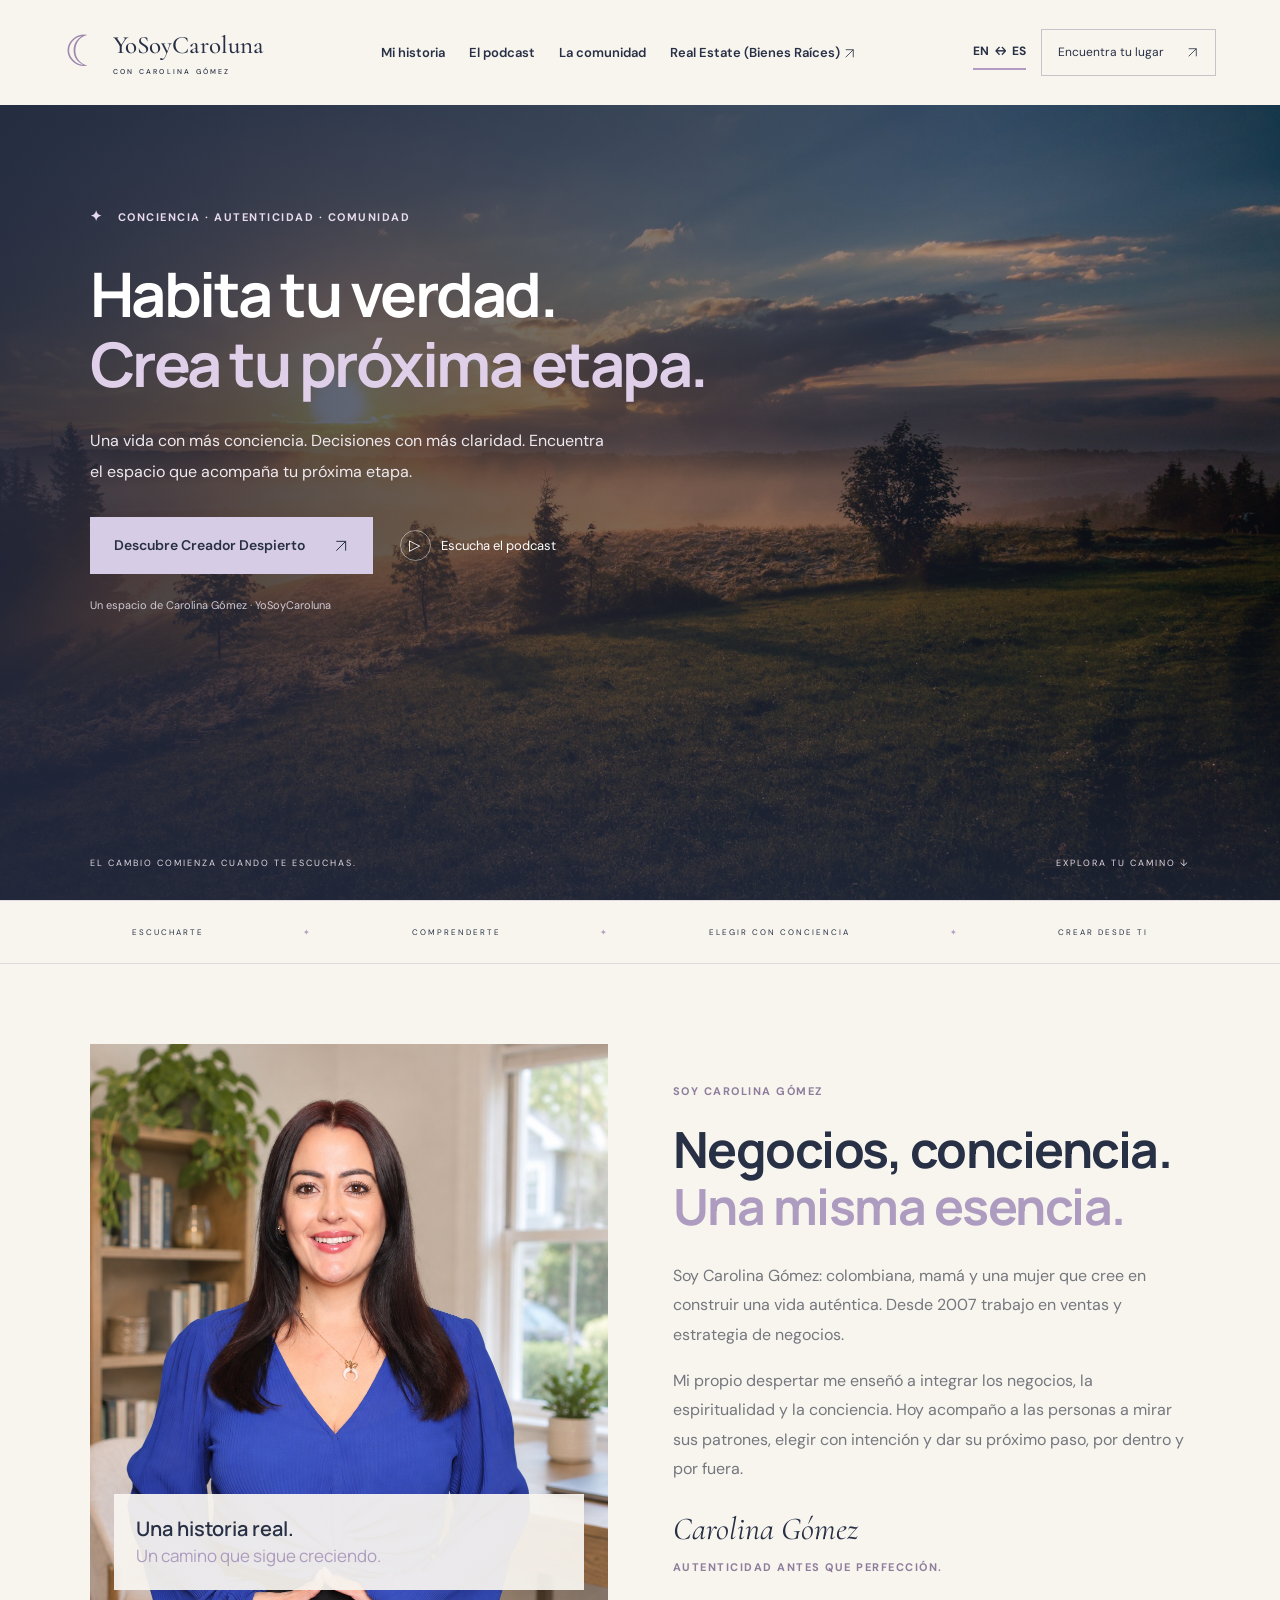
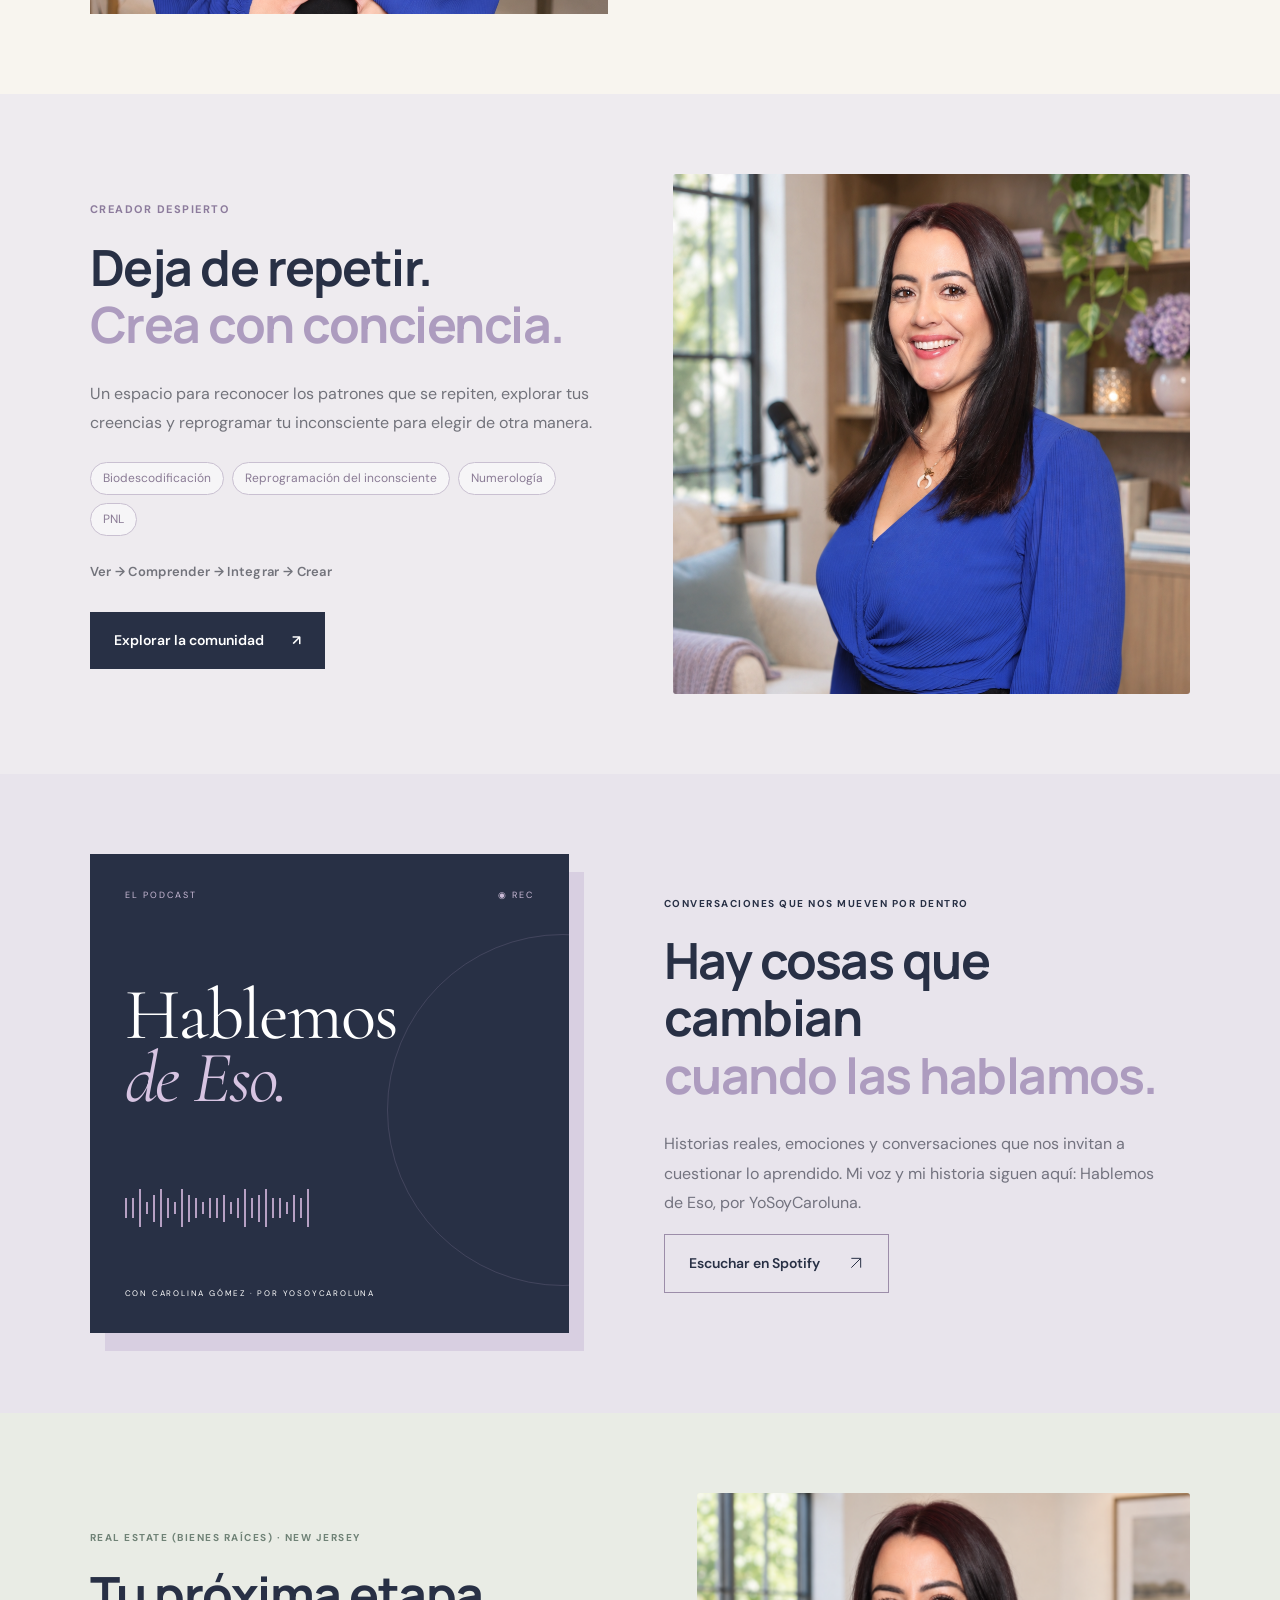
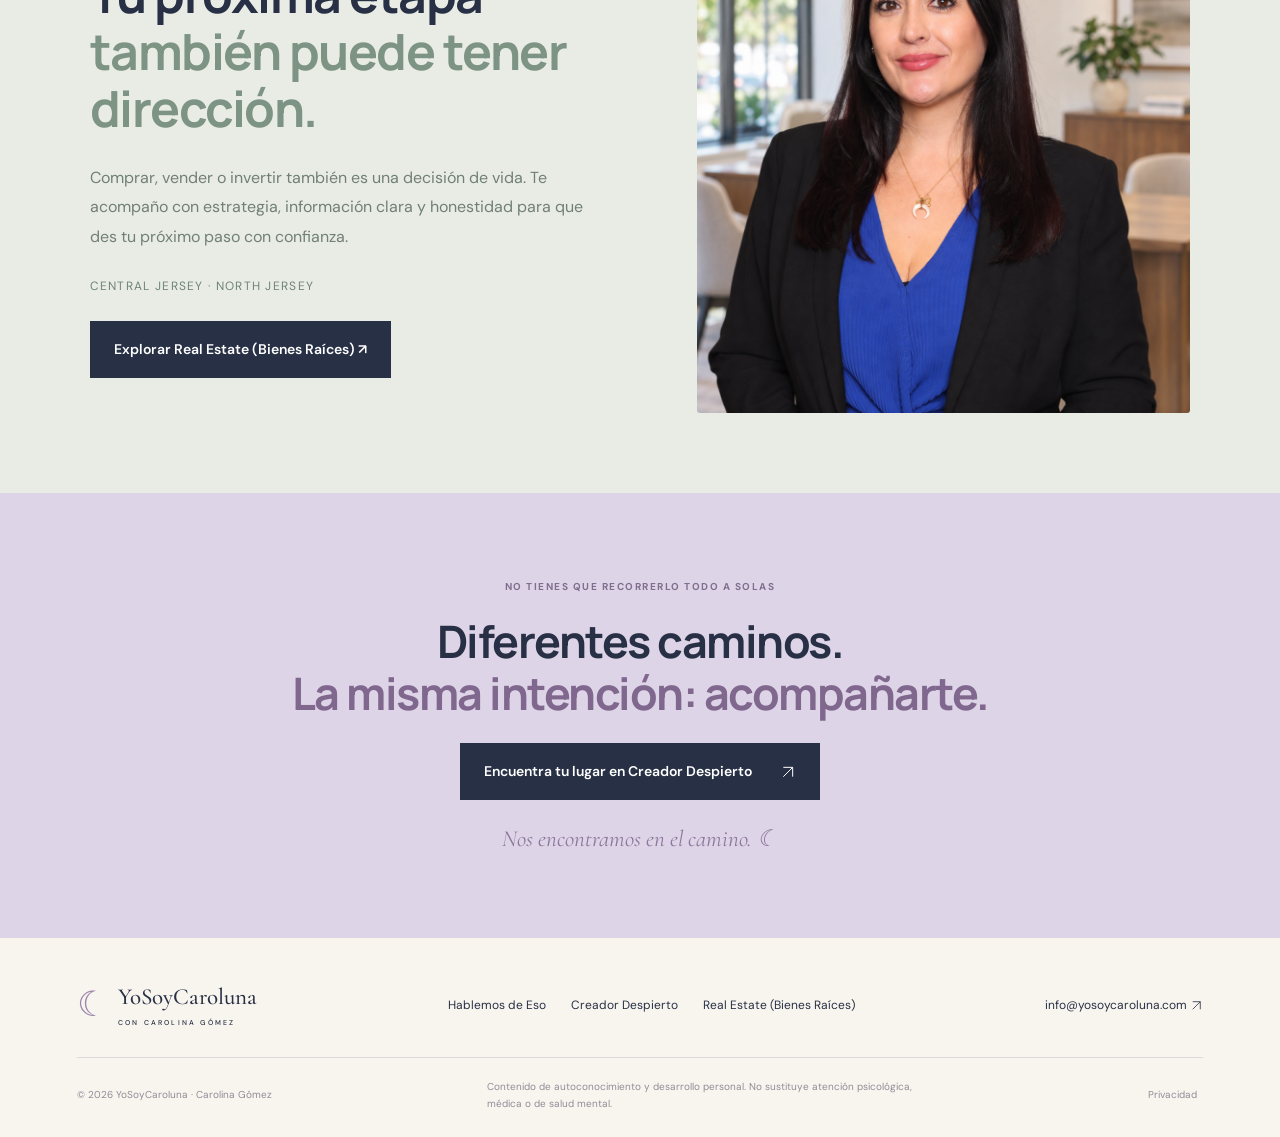
<file: index.html>
<!DOCTYPE html>
<html lang="es"><head><meta charset="utf-8"/><meta content="width=device-width,initial-scale=1" name="viewport"/><meta content="#252d42" name="theme-color"/><title>YoSoyCaroluna · Habita tu verdad. Crea tu próxima etapa.</title><meta content="Conciencia, conversaciones y comunidad con Carolina Gómez. Descubre Hablemos de Eso, Creador Despierto y una forma más auténtica de crear tu próxima etapa." name="description"/><link href="style.css" rel="stylesheet"/><link href="https://fonts.googleapis.com" rel="preconnect"/><link href="https://fonts.googleapis.com/css2?family=Cormorant+Garamond:ital,wght@0,400;0,500;0,600;1,400;1,500&amp;family=DM+Sans:wght@400;500;600;700&amp;family=Manrope:wght@400;500;600;700;800&amp;display=swap" rel="stylesheet"/></head><body>
<header><a aria-label="YoSoyCaroluna, inicio" class="brand" href="#inicio"><span class="moon">☾</span><span>YoSoyCaroluna<small>CON CAROLINA GÓMEZ</small></span></a><nav aria-label="Principal" id="nav"><a href="#mi-historia">Mi historia</a><a href="https://open.spotify.com/show/2lOFNTLt0gqlz07268zoJw" rel="noopener noreferrer" target="_blank">El podcast</a><a href="https://creadordespierto.com/" rel="noopener noreferrer" target="_blank">La comunidad</a><a href="#casas">Real Estate (Bienes Raíces) <svg aria-hidden="true" class="arrow" viewbox="0 0 24 24"><path d="M5 19L19 5M5 5h14v14" fill="none" stroke="currentColor" stroke-width="1.5"></path></svg></a></nav><div class="headeractions"><a aria-label="Read this page in English" class="language-switch" href="en.html" hreflang="en" lang="en">EN <span>↔</span> ES</a><a class="smallbutton" href="https://creadordespierto.com/" rel="noopener noreferrer" target="_blank">Encuentra tu lugar <span><svg aria-hidden="true" class="arrow" viewbox="0 0 24 24"><path d="M5 19L19 5M5 5h14v14" fill="none" stroke="currentColor" stroke-width="1.5"></path></svg></span></a><button aria-controls="nav" aria-expanded="false" aria-label="Abrir menú" class="menubutton">☰</button></div></header>
<main><section class="hero" id="inicio"><div class="herobg"></div><div class="heroveil"></div><div class="herocopy"><div class="eyebrow"><span class="spark">✦</span> CONCIENCIA · AUTENTICIDAD · COMUNIDAD</div><h1>Habita tu verdad.<br/><em>Crea tu próxima etapa.</em></h1><p>Una vida con más conciencia. Decisiones con más claridad. Encuentra el espacio que acompaña tu próxima etapa.</p><div class="heroactions"><a class="button lavender" href="https://creadordespierto.com/" rel="noopener noreferrer" target="_blank">Descubre Creador Despierto <span><svg aria-hidden="true" class="arrow" viewbox="0 0 24 24"><path d="M5 19L19 5M5 5h14v14" fill="none" stroke="currentColor" stroke-width="1.5"></path></svg></span></a><a class="quietlink" href="https://open.spotify.com/show/2lOFNTLt0gqlz07268zoJw" rel="noopener noreferrer" target="_blank"><span class="play">▷</span> Escucha el podcast</a></div><div class="herosign">Un espacio de Carolina Gómez · YoSoyCaroluna</div></div><div class="herobottom"><span>EL CAMBIO COMIENZA CUANDO TE ESCUCHAS.</span><a href="#mi-historia">EXPLORA TU CAMINO ↓</a></div></section>

<div class="wordstrip"><span>ESCUCHARTE</span><i>✦</i><span>COMPRENDERTE</span><i>✦</i><span>ELEGIR CON CONCIENCIA</span><i>✦</i><span>CREAR DESDE TI</span></div><section class="about section" id="mi-historia"><div class="aboutportrait"><img alt="Carolina Gómez con su blusa azul en un espacio de lectura" loading="lazy" src="assets/portrait-about.png"/><div class="portraitnote">Una historia real.<br/><em>Un camino que sigue creciendo.</em></div></div><div class="aboutcopy"><div class="eyebrow">SOY CAROLINA GÓMEZ</div><h2>Negocios, conciencia.<br/><em>Una misma esencia.</em></h2><p>Soy Carolina Gómez: colombiana, mamá y una mujer que cree en construir una vida auténtica. Desde 2007 trabajo en ventas y estrategia de negocios.</p><p>Mi propio despertar me enseñó a integrar los negocios, la espiritualidad y la conciencia. Hoy acompaño a las personas a mirar sus patrones, elegir con intención y dar su próximo paso, por dentro y por fuera.</p><div class="signature">Carolina Gómez</div><span class="eyebrow muted">AUTENTICIDAD ANTES QUE PERFECCIÓN.</span></div></section>
<section class="community section" id="comunidad"><div class="communityintro"><div class="eyebrow">CREADOR DESPIERTO</div><h2>Deja de repetir.<br/><em>Crea con conciencia.</em></h2><p>Un espacio para reconocer los patrones que se repiten, explorar tus creencias y reprogramar tu inconsciente para elegir de otra manera.</p><div class="topicchips"><span>Biodescodificación</span><span>Reprogramación del inconsciente</span><span>Numerología</span><span>PNL</span></div><p class="vicline">Ver → Comprender → Integrar → Crear</p><a class="button navy" href="https://creadordespierto.com/" rel="noopener noreferrer" target="_blank">Explorar la comunidad <span>↗</span></a></div><div class="hubportrait"><img alt="Carolina en un ambiente acogedor, con su blusa azul original" loading="lazy" src="assets/portrait-community.png"/></div></section>

<section class="podcast section" id="podcast"><div class="podcastart"><div class="podcastarttop"><span>EL PODCAST</span><span>◉ REC</span></div><div class="podcasttitle">Hablemos<br/><em>de Eso.</em></div><div aria-hidden="true" class="soundwave"><i></i><i></i><i></i><i></i><i></i><i></i><i></i><i></i><i></i><i></i><i></i><i></i><i></i><i></i><i></i><i></i><i></i><i></i><i></i><i></i><i></i><i></i><i></i><i></i><i></i><i></i><i></i></div><span class="podcastby">CON CAROLINA GÓMEZ · POR YOSOYCAROLUNA</span></div><div class="podcastcopy"><div class="eyebrow">CONVERSACIONES QUE NOS MUEVEN POR DENTRO</div><h2>Hay cosas que cambian<br/><em>cuando las hablamos.</em></h2><p>Historias reales, emociones y conversaciones que nos invitan a cuestionar lo aprendido. Mi voz y mi historia siguen aquí: Hablemos de Eso, por YoSoyCaroluna.</p><a class="button outline" href="https://open.spotify.com/show/2lOFNTLt0gqlz07268zoJw" rel="noopener noreferrer" target="_blank">Escuchar en Spotify <span><svg aria-hidden="true" class="arrow" viewbox="0 0 24 24"><path d="M5 19L19 5M5 5h14v14" fill="none" stroke="currentColor" stroke-width="1.5"></path></svg></span></a></div></section>


<section class="homes section" id="casas"><div class="homesintro"><div class="eyebrow">REAL ESTATE (BIENES RAÍCES) · NEW JERSEY</div><h2>Tu próxima etapa<br/><em>también puede tener dirección.</em></h2><p>Comprar, vender o invertir también es una decisión de vida. Te acompaño con estrategia, información clara y honestidad para que des tu próximo paso con confianza.</p><div class="homescoverage">CENTRAL JERSEY · NORTH JERSEY</div><a class="button navy" href="https://homes.yosoycaroluna.com/?lang=es" rel="noopener noreferrer" target="_blank">Explorar Real Estate (Bienes Raíces) ↗</a></div><div class="hubportrait estateportrait"><img alt="Carolina Gómez, New Jersey real estate agent" loading="lazy" src="assets/portrait-realestate.png"/></div></section>

<section class="closing"><div class="eyebrow">NO TIENES QUE RECORRERLO TODO A SOLAS</div><h2>Diferentes caminos.<br/><em>La misma intención: acompañarte.</em></h2><a class="button lavender" href="https://creadordespierto.com/" rel="noopener noreferrer" target="_blank">Encuentra tu lugar en Creador Despierto <span><svg aria-hidden="true" class="arrow" viewbox="0 0 24 24"><path d="M5 19L19 5M5 5h14v14" fill="none" stroke="currentColor" stroke-width="1.5"></path></svg></span></a><span class="closingsign">Nos encontramos en el camino. ☾</span></section></main>
<footer><a class="brand" href="#inicio"><span class="moon">☾</span><span>YoSoyCaroluna<small>CON CAROLINA GÓMEZ</small></span></a><div><a href="https://open.spotify.com/show/2lOFNTLt0gqlz07268zoJw" rel="noopener noreferrer" target="_blank">Hablemos de Eso</a><a href="https://creadordespierto.com/" rel="noopener noreferrer" target="_blank">Creador Despierto</a><a href="#casas">Real Estate (Bienes Raíces)</a></div><a href="mailto:info@yosoycaroluna.com">info@yosoycaroluna.com <svg aria-hidden="true" class="arrow" viewbox="0 0 24 24"><path d="M5 19L19 5M5 5h14v14" fill="none" stroke="currentColor" stroke-width="1.5"></path></svg></a><div class="footerbottom"><span>© 2026 YoSoyCaroluna · Carolina Gómez</span><p>Contenido de autoconocimiento y desarrollo personal. No sustituye atención psicológica, médica o de salud mental.</p><button data-privacy="">Privacidad</button></div></footer>
<dialog aria-labelledby="privacytitle" id="privacy"><button aria-label="Cerrar" class="close">×</button><span class="eyebrow">TU INFORMACIÓN</span><h2 id="privacytitle">Privacidad, con claridad.</h2><p>Esta página no recopila formularios ni procesa pagos. Los botones de Creador Despierto te llevan a su página de información e inscripción. El podcast se abre en Spotify.</p><p>Puedes escribir a info@yosoycaroluna.com para consultas sobre el uso de información que compartas por email. Los enlaces externos y las fuentes tipográficas pueden realizar solicitudes a sus respectivos proveedores. No hemos añadido rastreadores publicitarios.</p></dialog><script src="app.js"></script></body></html>
</file>
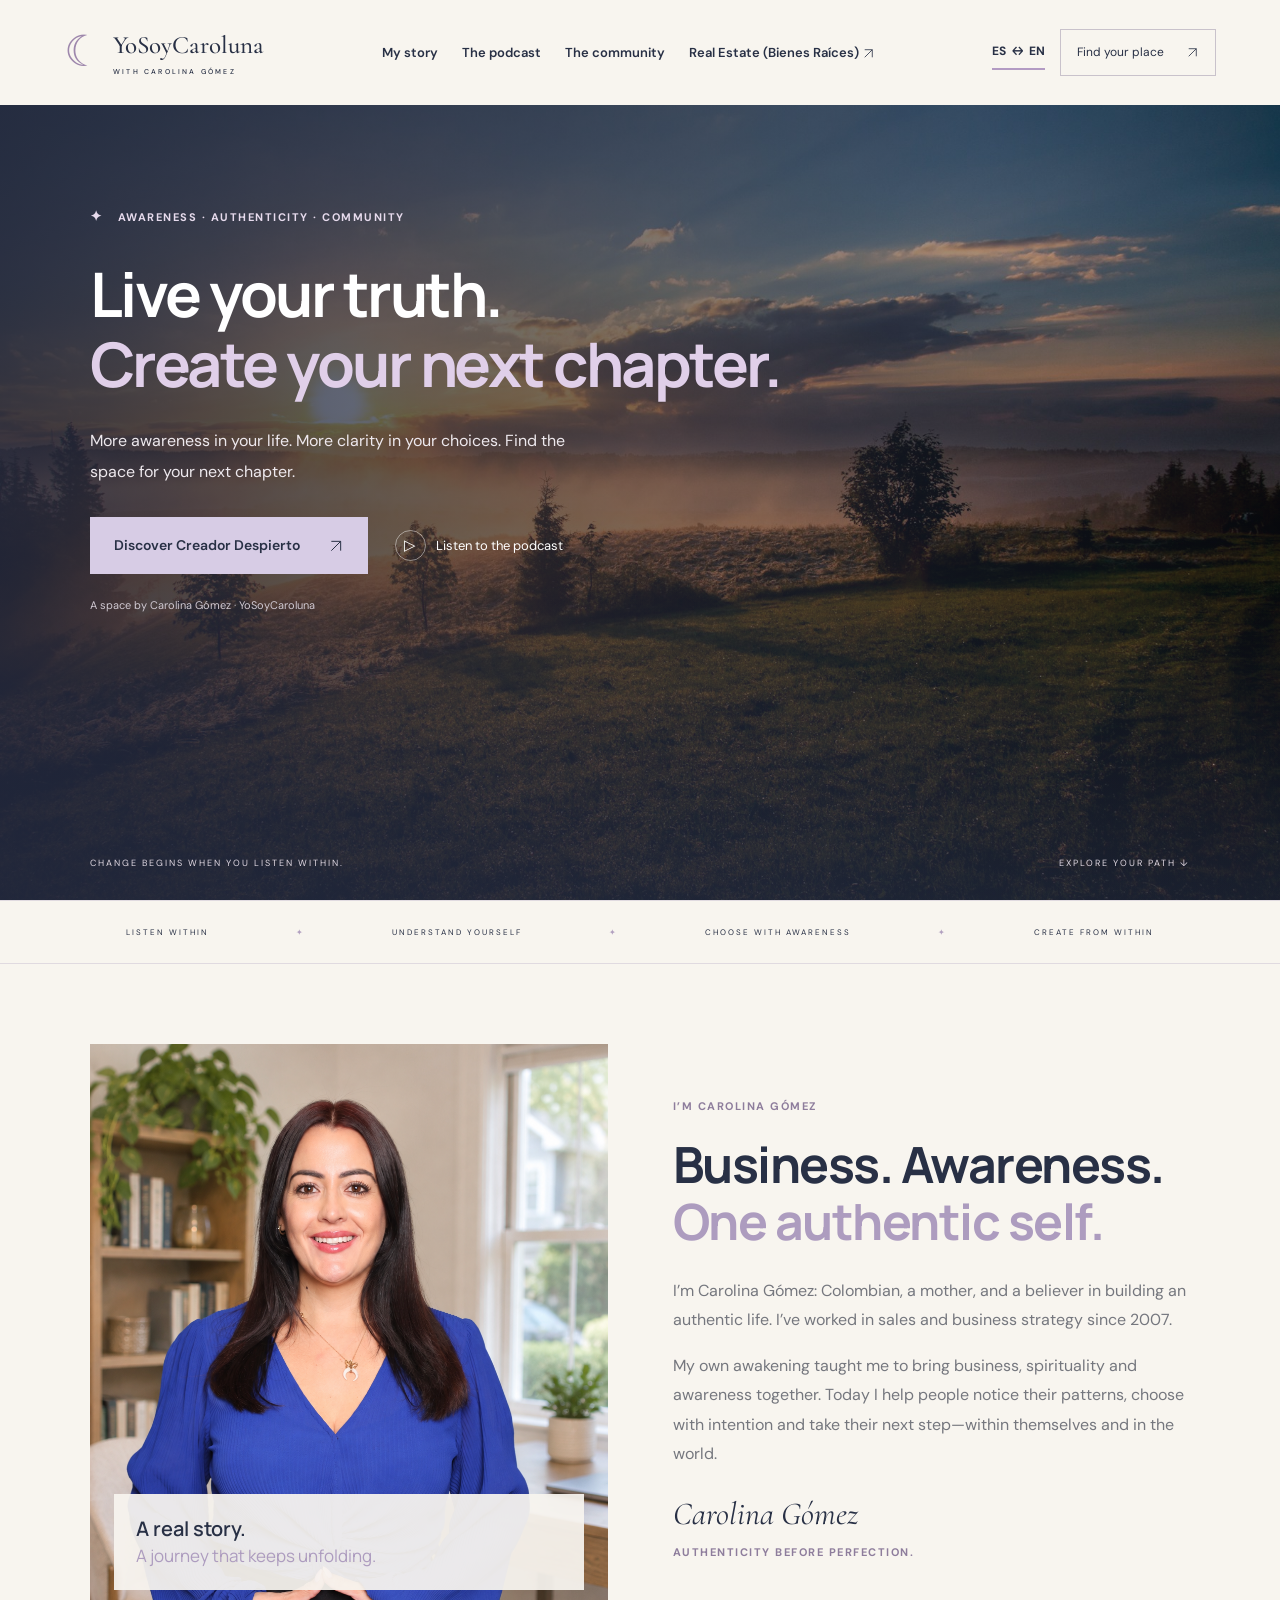
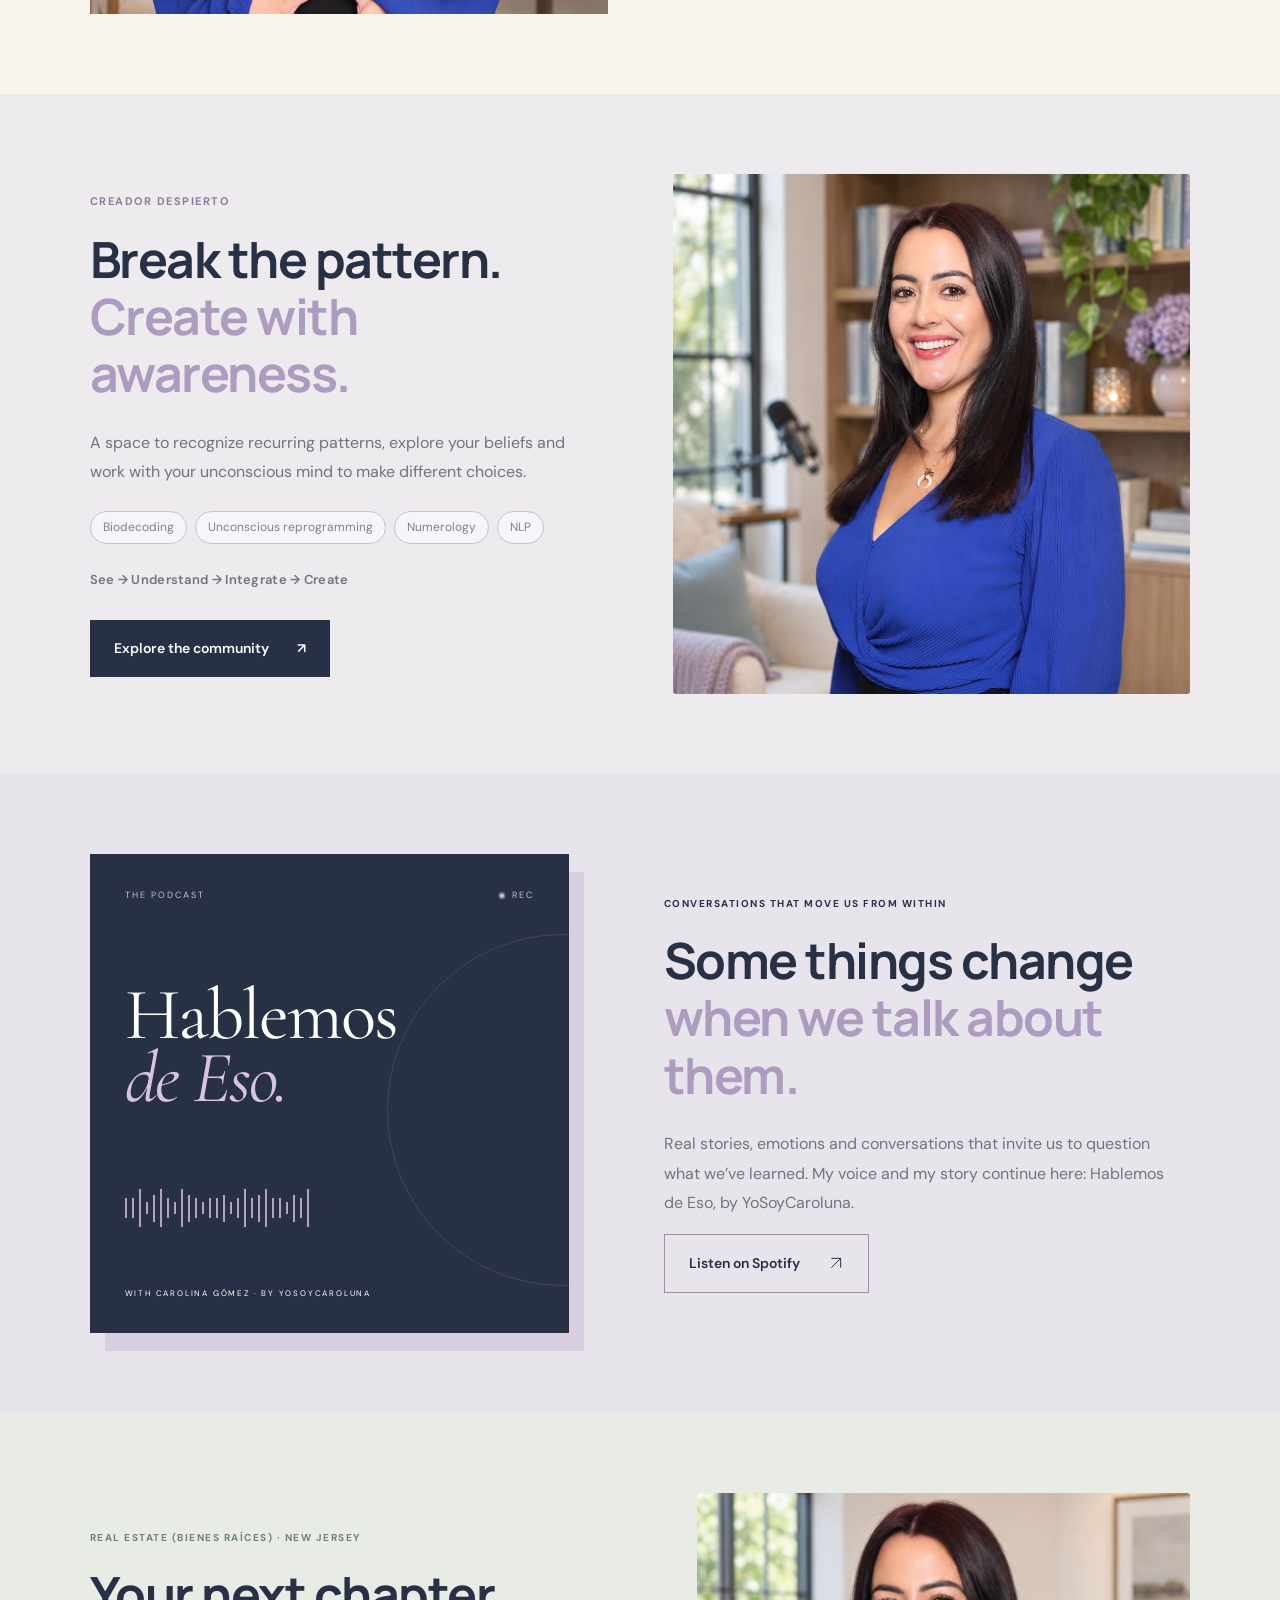
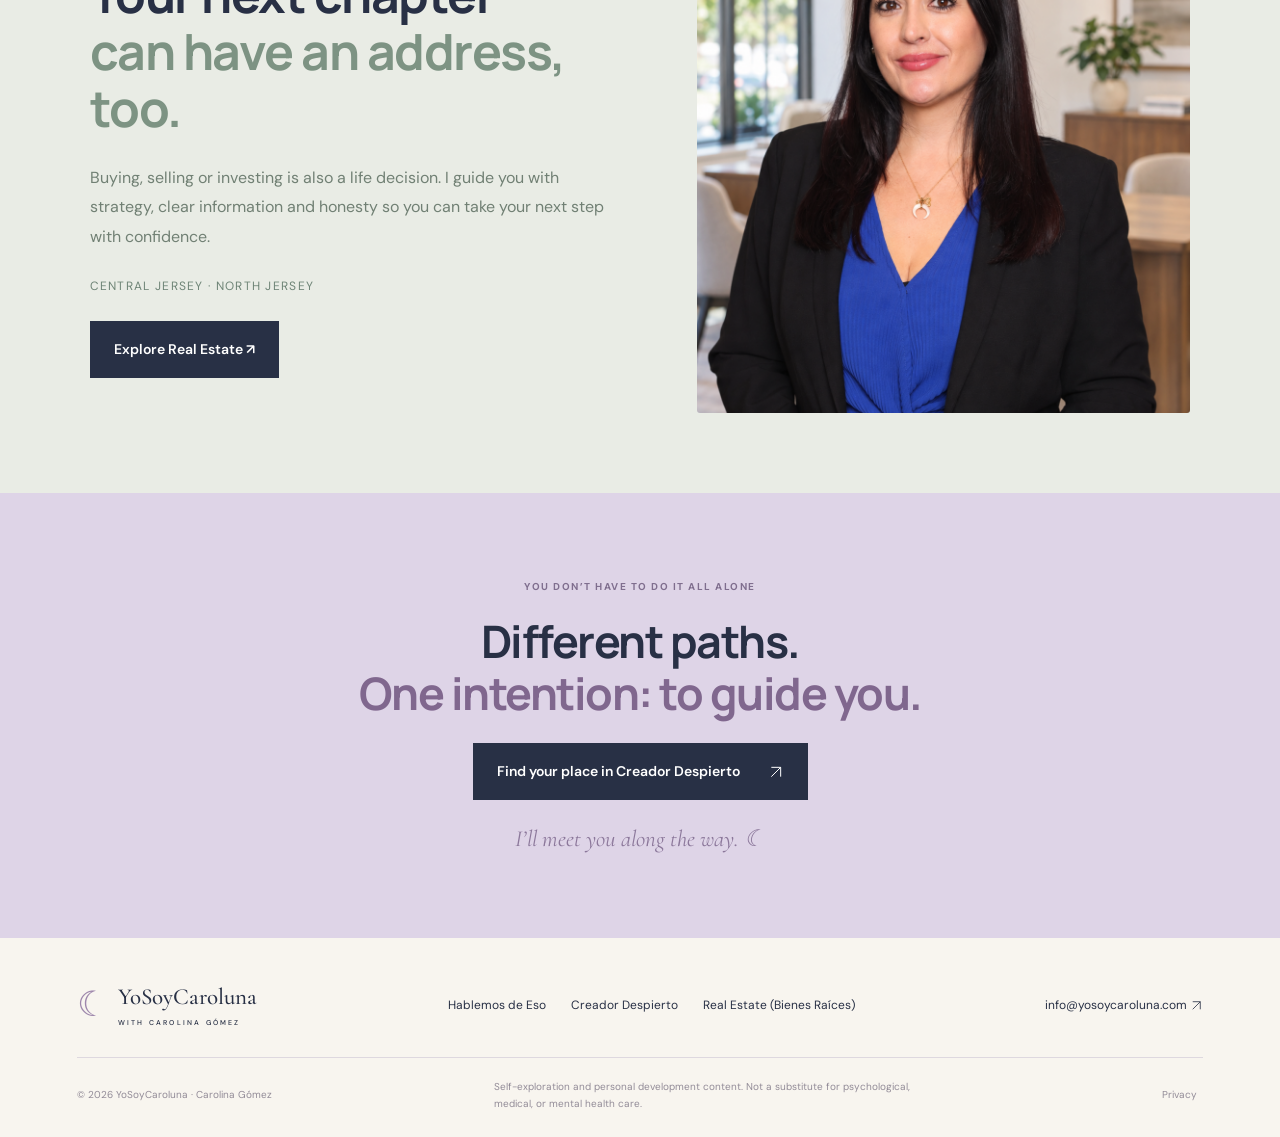
<file: en.html>
<!DOCTYPE html>
<html lang="en"><head><meta charset="utf-8"/><meta content="width=device-width,initial-scale=1" name="viewport"/><meta content="#252d42" name="theme-color"/><title>YoSoyCaroluna · A universe to reconnect and create.</title><meta content="Awareness, conversations, and community with Carolina Gómez. Discover Hablemos de Eso, Creador Despierto, and a more authentic way to create your next chapter." name="description"/><link href="style.css" rel="stylesheet"/><link href="https://fonts.googleapis.com" rel="preconnect"/><link href="https://fonts.googleapis.com/css2?family=Cormorant+Garamond:ital,wght@0,400;0,500;0,600;1,400;1,500&amp;family=DM+Sans:wght@400;500;600;700&amp;family=Manrope:wght@400;500;600;700;800&amp;display=swap" rel="stylesheet"/></head><body>
<header><a aria-label="YoSoyCaroluna, home" class="brand" href="#inicio"><span class="moon">☾</span><span>YoSoyCaroluna<small>WITH CAROLINA GÓMEZ</small></span></a><nav aria-label="Main navigation" id="nav"><a href="#mi-historia">My story</a><a href="https://open.spotify.com/show/2lOFNTLt0gqlz07268zoJw" rel="noopener noreferrer" target="_blank">The podcast</a><a href="https://creadordespierto.com/" rel="noopener noreferrer" target="_blank">The community</a><a href="#casas">Real Estate (Bienes Raíces) <svg aria-hidden="true" class="arrow" viewbox="0 0 24 24"><path d="M5 19L19 5M5 5h14v14" fill="none" stroke="currentColor" stroke-width="1.5"></path></svg></a></nav><div class="headeractions"><a aria-label="Leer esta página en español" class="language-switch" href="index.html" hreflang="es" lang="es">ES <span>↔</span> EN</a><a class="smallbutton" href="https://creadordespierto.com/" rel="noopener noreferrer" target="_blank">Find your place <span><svg aria-hidden="true" class="arrow" viewbox="0 0 24 24"><path d="M5 19L19 5M5 5h14v14" fill="none" stroke="currentColor" stroke-width="1.5"></path></svg></span></a><button aria-controls="nav" aria-expanded="false" aria-label="Open menu" class="menubutton">☰</button></div></header>
<main><section class="hero" id="inicio"><div class="herobg"></div><div class="heroveil"></div><div class="herocopy"><div class="eyebrow"><span class="spark">✦</span> AWARENESS · AUTHENTICITY · COMMUNITY</div><h1>Live your truth.<br/><em>Create your next chapter.</em></h1><p>More awareness in your life. More clarity in your choices. Find the space for your next chapter.</p><div class="heroactions"><a class="button lavender" href="https://creadordespierto.com/" rel="noopener noreferrer" target="_blank">Discover Creador Despierto <span><svg aria-hidden="true" class="arrow" viewbox="0 0 24 24"><path d="M5 19L19 5M5 5h14v14" fill="none" stroke="currentColor" stroke-width="1.5"></path></svg></span></a><a class="quietlink" href="https://open.spotify.com/show/2lOFNTLt0gqlz07268zoJw" rel="noopener noreferrer" target="_blank"><span class="play">▷</span> Listen to the podcast</a></div><div class="herosign">A space by Carolina Gómez · YoSoyCaroluna</div></div><div class="herobottom"><span>CHANGE BEGINS WHEN YOU LISTEN WITHIN.</span><a href="#mi-historia">EXPLORE YOUR PATH ↓</a></div></section>

<div class="wordstrip"><span>LISTEN WITHIN</span><i>✦</i><span>UNDERSTAND YOURSELF</span><i>✦</i><span>CHOOSE WITH AWARENESS</span><i>✦</i><span>CREATE FROM WITHIN</span></div><section class="about section" id="mi-historia"><div class="aboutportrait"><img alt="Carolina Gómez wearing her blue blouse in a reading room" loading="lazy" src="assets/portrait-about.png"/><div class="portraitnote">A real story.<br/><em>A journey that keeps unfolding.</em></div></div><div class="aboutcopy"><div class="eyebrow">I’M CAROLINA GÓMEZ</div><h2>Business. Awareness.<br/><em>One authentic self.</em></h2><p>I’m Carolina Gómez: Colombian, a mother, and a believer in building an authentic life. I’ve worked in sales and business strategy since 2007.</p><p>My own awakening taught me to bring business, spirituality and awareness together. Today I help people notice their patterns, choose with intention and take their next step—within themselves and in the world.</p><div class="signature">Carolina Gómez</div><span class="eyebrow muted">AUTHENTICITY BEFORE PERFECTION.</span></div></section>
<section class="community section" id="comunidad"><div class="communityintro"><div class="eyebrow">CREADOR DESPIERTO</div><h2>Break the pattern.<br/><em>Create with awareness.</em></h2><p>A space to recognize recurring patterns, explore your beliefs and work with your unconscious mind to make different choices.</p><div class="topicchips"><span>Biodecoding</span><span>Unconscious reprogramming</span><span>Numerology</span><span>NLP</span></div><p class="vicline">See → Understand → Integrate → Create</p><a class="button navy" href="https://creadordespierto.com/" rel="noopener noreferrer" target="_blank">Explore the community <span>↗</span></a></div><div class="hubportrait"><img alt="Carolina in a welcoming setting, wearing her original blue blouse" loading="lazy" src="assets/portrait-community.png"/></div></section>

<section class="podcast section" id="podcast"><div class="podcastart"><div class="podcastarttop"><span>THE PODCAST</span><span>◉ REC</span></div><div class="podcasttitle">Hablemos<br/><em>de Eso.</em></div><div aria-hidden="true" class="soundwave"><i></i><i></i><i></i><i></i><i></i><i></i><i></i><i></i><i></i><i></i><i></i><i></i><i></i><i></i><i></i><i></i><i></i><i></i><i></i><i></i><i></i><i></i><i></i><i></i><i></i><i></i><i></i></div><span class="podcastby">WITH CAROLINA GÓMEZ · BY YOSOYCAROLUNA</span></div><div class="podcastcopy"><div class="eyebrow">CONVERSATIONS THAT MOVE US FROM WITHIN</div><h2>Some things change<br/><em>when we talk about them.</em></h2><p>Real stories, emotions and conversations that invite us to question what we’ve learned. My voice and my story continue here: Hablemos de Eso, by YoSoyCaroluna.</p><a class="button outline" href="https://open.spotify.com/show/2lOFNTLt0gqlz07268zoJw" rel="noopener noreferrer" target="_blank">Listen on Spotify <span><svg aria-hidden="true" class="arrow" viewbox="0 0 24 24"><path d="M5 19L19 5M5 5h14v14" fill="none" stroke="currentColor" stroke-width="1.5"></path></svg></span></a></div></section>


<section class="homes section" id="casas"><div class="homesintro"><div class="eyebrow">REAL ESTATE (BIENES RAÍCES) · NEW JERSEY</div><h2>Your next chapter<br/><em>can have an address, too.</em></h2><p>Buying, selling or investing is also a life decision. I guide you with strategy, clear information and honesty so you can take your next step with confidence.</p><div class="homescoverage">CENTRAL JERSEY · NORTH JERSEY</div><a class="button navy" href="https://homes.yosoycaroluna.com/" rel="noopener noreferrer" target="_blank">Explore Real Estate ↗</a></div><div class="hubportrait estateportrait"><img alt="Carolina Gómez, New Jersey real estate agent" loading="lazy" src="assets/portrait-realestate.png"/></div></section>

<section class="closing"><div class="eyebrow">YOU DON’T HAVE TO DO IT ALL ALONE</div><h2>Different paths.<br/><em>One intention: to guide you.</em></h2><a class="button lavender" href="https://creadordespierto.com/" rel="noopener noreferrer" target="_blank">Find your place in Creador Despierto <span><svg aria-hidden="true" class="arrow" viewbox="0 0 24 24"><path d="M5 19L19 5M5 5h14v14" fill="none" stroke="currentColor" stroke-width="1.5"></path></svg></span></a><span class="closingsign">I’ll meet you along the way. ☾</span></section></main>
<footer><a class="brand" href="#inicio"><span class="moon">☾</span><span>YoSoyCaroluna<small>WITH CAROLINA GÓMEZ</small></span></a><div><a href="https://open.spotify.com/show/2lOFNTLt0gqlz07268zoJw" rel="noopener noreferrer" target="_blank">Hablemos de Eso</a><a href="https://creadordespierto.com/" rel="noopener noreferrer" target="_blank">Creador Despierto</a><a href="#casas">Real Estate (Bienes Raíces)</a></div><a href="mailto:info@yosoycaroluna.com">info@yosoycaroluna.com <svg aria-hidden="true" class="arrow" viewbox="0 0 24 24"><path d="M5 19L19 5M5 5h14v14" fill="none" stroke="currentColor" stroke-width="1.5"></path></svg></a><div class="footerbottom"><span>© 2026 YoSoyCaroluna · Carolina Gómez</span><p>Self-exploration and personal development content. Not a substitute for psychological, medical, or mental health care.</p><button data-privacy="">Privacy</button></div></footer>
<dialog aria-labelledby="privacytitle" id="privacy"><button aria-label="Close" class="close">×</button><span class="eyebrow">YOUR INFORMATION</span><h2 id="privacytitle">Privacy, clearly.</h2><p>This page does not collect forms or process payments. Creador Despierto buttons take you to its information and enrollment website. The podcast opens in Spotify.</p><p>Email info@yosoycaroluna.com with questions about information you share by email. External links and fonts may make requests to their providers. We have not added advertising trackers.</p></dialog><script src="app.js"></script></body></html>
</file>
<file: style.css>
:root{--ink:#283045;--ivory:#f8f5ef;--lavender:#d7cce5;--muted:#777b80;--sage:#84968a;--gold:#b39b77}*{box-sizing:border-box}html{scroll-behavior:smooth;scroll-padding-top:35px}body{margin:0;background:var(--ivory);color:var(--ink);font:14px/1.8 'DM Sans',sans-serif}a{color:inherit;text-decoration:none}button,input,textarea{font:inherit}button,a,summary{cursor:pointer}button{color:inherit}button:focus-visible,a:focus-visible,summary:focus-visible{outline:3px solid #9b86b5;outline-offset:5px}header{height:105px;padding:0 5%;display:flex;align-items:center;justify-content:space-between;gap:26px}.brand{display:flex;gap:10px;align-items:center;font:500 25px 'Cormorant Garamond',Georgia,serif;white-space:nowrap}.moon{font-size:43px;color:#9e87ac;line-height:1}.brand small{display:block;font:500 7px 'DM Sans';letter-spacing:2.2px;margin-top:7px}nav{display:flex;gap:27px;font-size:11px}.headeractions{display:flex;gap:15px;align-items:center}.smallbutton{border:1px solid #c9c2cb;background:transparent;font-size:10px;padding:11px 15px;display:flex;gap:22px}.menubutton{display:none;background:none;border:0;font-size:23px}.hero{position:relative;min-height:670px;height:calc(100svh - 105px);max-height:850px;color:#fff;overflow:hidden}.herobg,.heroveil{position:absolute;inset:0}.herobg{background:url('assets/sunrise.jpg') center/cover}.heroveil{background:linear-gradient(90deg,#22283de0,#252d4280 65%,#252d4230),linear-gradient(0deg,#252d4299,transparent 40%)}.herocopy{position:relative;padding:100px 7% 120px;max-width:1150px}.eyebrow{font-size:9px;font-weight:600;letter-spacing:2.3px;line-height:1.7}.hero .eyebrow{color:#e7dbed}.spark{font-size:14px;margin-right:10px}h1,h2,h3{font-family:'Cormorant Garamond',Georgia,serif;font-weight:400;line-height:1.06}h1{font-size:clamp(52px,5.7vw,90px);letter-spacing:-2.7px;margin:30px 0 25px}em{font-weight:400;color:#ad9cbf}h1 em{color:#e0cfe9}h2{font-size:clamp(39px,3.9vw,60px);letter-spacing:-1.5px;margin:20px 0 25px}.herocopy p{font-size:14px;line-height:1.95;color:#eee9ee;margin-bottom:30px}.heroactions{display:flex;gap:27px;align-items:center}.button{border:0;display:inline-flex;align-items:center;justify-content:space-between;gap:28px;font-size:11px;padding:17px 24px;line-height:1.5;font-weight:500;transition:transform .2s}.button:hover{transform:translateY(-2px)}.lavender{background:var(--lavender);color:var(--ink)}.navy{background:var(--ink);color:#fff}.quietlink{font-size:11px;display:flex;align-items:center;gap:10px}.play{border:1px solid #ffffff70;border-radius:50%;width:31px;height:31px;display:inline-flex;justify-content:center;align-items:center;font-size:15px}.herosign{font-size:9px;margin-top:22px;color:#d0c9d2}.herobottom{position:absolute;bottom:29px;left:7%;right:7%;display:flex;justify-content:space-between;gap:20px;font-size:8px;letter-spacing:2px;color:#e0d8e2}.section{padding:100px 7%}.welcome{display:grid;grid-template-columns:1.2fr 1fr;column-gap:95px;align-items:center}.welcome>.eyebrow{grid-column:1/-1;color:#9b88a5}.welcome h2{grid-column:1}.welcomecopy{font-size:13px;color:#76777d;line-height:1.95;max-width:440px}.welcomecopy p{margin-top:0;margin-bottom:17px}.welcomeend{color:var(--ink);font-size:12px}.wordstrip{display:flex;align-items:center;justify-content:space-around;gap:15px;padding:24px 7%;border-top:1px solid #e0dae0;border-bottom:1px solid #e0dae0;font-size:8px;letter-spacing:2px}.wordstrip i{font-style:normal;color:#b19fbf}.community{display:grid;grid-template-columns:1fr 1fr;gap:100px;background:#eeebef}.communityintro{position:relative;overflow:hidden}.communityintro>.eyebrow{color:#8c7b9c}.communityintro>p{font-size:13px;color:#72737b;line-height:1.95;max-width:410px}.communityintro strong{font-weight:500;color:var(--ink)}.communityorbit{position:relative;height:200px;max-width:370px;margin-top:20px;display:flex;align-items:center;justify-content:center}.orbit{position:absolute;width:200px;height:180px;border:1px solid #b8a7c170;border-radius:50%}.orbit.one{transform:rotate(-35deg) translateX(-40px)}.orbit.two{transform:rotate(35deg) translateX(40px)}.orbit.three{width:240px;height:160px}.orbitwords{text-align:center;font:italic 22px/1.6 'Cormorant Garamond';color:#8a759e}.orbitwords span{color:#6b7e74}.membership{background:var(--ivory);padding:38px 40px;box-shadow:0 10px 40px #51425f05}.membershiptop{display:flex;justify-content:space-between;gap:15px;align-items:center}.membershiptop>.eyebrow{font-size:8px}.membershiptop>span:last-child{font-size:30px;color:#ac98ba}.membership h3{font-size:34px;letter-spacing:-.5px;margin:20px 0}.price{font:400 48px 'Cormorant Garamond';border-bottom:1px solid #ded8df;padding-bottom:22px}.price span{font:10px 'DM Sans';color:#7b7882;margin-left:8px}.membership ul{padding:0;list-style:none;margin:20px 0 27px}.membership li{display:flex;gap:19px;padding:12px 0}.membership li>span{font-size:9px;color:#ab97b9;padding-top:2px}.membership strong{font-size:12px;font-weight:500}.membership li p{font-size:10px;color:#808087;margin:3px 0 0;line-height:1.6}.membership>.button{width:100%}.micro{font-size:9px!important;line-height:1.7;color:#85808a;margin:14px 0 0}.method{background:#f9f7f3}.methodintro{text-align:center}.methodintro>.eyebrow{color:#8d7b9a}.methodintro>p{font-size:12px;color:#777980;line-height:1.9}.methodtabs{display:grid;grid-template-columns:repeat(4,1fr);margin:45px auto 0;max-width:970px;border-bottom:1px solid #d4cbd9}.methodtabs button{border:0;border-bottom:2px solid transparent;background:none;padding:20px 12px;text-align:left;font:400 30px 'Cormorant Garamond';color:#8d8795;display:flex;align-items:center;gap:15px}.methodtabs button span{font:8px 'DM Sans';color:#ac9eb6}.methodtabs button[aria-selected=true]{color:var(--ink);border-color:#9a85ad}.methodpanel{padding:40px 0 0;max-width:850px;min-height:215px;margin:auto;display:flex;gap:45px;align-items:center}.methodsymbol{font-size:63px;color:#b6a2c4;min-width:75px;text-align:center}.methodpanel h3{font-size:32px;margin:0 0 12px}.methodpanel p{font-size:12px;color:#777980;max-width:590px;margin:0;line-height:1.9}.methodpanel blockquote{font:italic 21px 'Cormorant Garamond';margin:15px 0 0;color:#8b779c}.podcast{display:grid;grid-template-columns:1fr 1.1fr;gap:95px;align-items:center;background:#e8e4ec}.podcastart{background:var(--ink);color:#fff;aspect-ratio:1;display:flex;flex-direction:column;justify-content:space-between;padding:33px 35px;position:relative;overflow:hidden;box-shadow:15px 18px 0 #d8cfe1}.podcastart:after{content:'';position:absolute;border:1px solid #b6a0c330;width:350px;height:350px;right:-170px;top:80px;border-radius:50%}.podcastarttop{display:flex;justify-content:space-between;font-size:7px;letter-spacing:2px;color:#cbbbd7}.podcasttitle{font:400 clamp(55px,5.7vw,86px)/.87 'Cormorant Garamond';letter-spacing:-2px;z-index:1;margin-top:25px}.podcasttitle em{color:#d7c4e2}.podcastby{font-size:6px;letter-spacing:1.8px}.soundwave{height:45px;display:flex;align-items:center;gap:5px;margin-top:20px}.soundwave i{display:block;background:#b6a0c3;width:2px;height:20px}.soundwave i:nth-child(3n){height:38px}.soundwave i:nth-child(4n){height:12px}.soundwave i:nth-child(5n){height:27px}.podcastcopy>.eyebrow{font-size:8px}.podcastcopy p{font-size:12px;line-height:1.95;color:#73737f}.podcastcopy strong{font-weight:500;color:var(--ink)}.topicchips{display:flex;gap:8px;flex-wrap:wrap;margin:25px 0}.topicchips span{border:1px solid #c4b9ce;border-radius:20px;padding:4px 12px;font-size:9px;color:#8a7b95}.outline{border:1px solid #9c8da9;background:none}.podcastcopy .podcastbridge{font-size:10px;margin-top:25px;color:#82758e}.podcastbridge a{border-bottom:1px solid #c4b8cc}.about{display:grid;grid-template-columns:1fr 1fr;gap:90px;align-items:center}.aboutportrait{position:relative;height:580px;background:#e6e0e5;overflow:hidden}.aboutportrait img{width:100%;height:100%;object-fit:cover;object-position:50% 22%}.portraitnote{position:absolute;bottom:24px;left:24px;right:24px;padding:22px;background:#f8f5efee;font:400 27px/1.15 'Cormorant Garamond'}.portraitnote em{font-size:24px}.aboutcopy>.eyebrow{color:#8e7d9c}.aboutcopy p{font-size:12px;color:#75777e;line-height:1.95}.signature{font:italic 32px 'Cormorant Garamond';margin-top:25px}.muted{font-size:7px;color:#a18eae;display:block;margin-top:10px}.vip{background:var(--ink);color:#fff;display:grid;grid-template-columns:1fr 1fr;gap:70px;position:relative;overflow:hidden}.vip .eyebrow{color:#c4b0d0;font-size:8px}.vip h2{margin-bottom:0}.vip em{color:#c8b5d6}.vipmoon{position:absolute;left:35%;top:0;font:350px/1 Georgia;color:#ffffff04;pointer-events:none}.vipcopy{align-self:center;position:relative}.vipcopy p{font-size:12px;color:#c7c4ce;line-height:1.95}.textlink{border:0;border-bottom:1px solid #b1a0bf;background:none;color:#dccce5;font-size:11px;padding:12px 0;display:inline-flex;gap:25px;margin-top:8px}.vipcopy small{display:block;font-size:8px;color:#a99ab4;margin-top:15px}.homes{display:grid;grid-template-columns:1.1fr 1fr;gap:70px;align-items:center;background:#e9ece5}.homesintro>.eyebrow{color:#6f8276;font-size:8px}.homesintro h2 em{color:#7d9383}.homesintro p{font-size:12px;color:#718074;line-height:1.95;max-width:475px}.homesintro strong{font-weight:500;color:var(--ink)}.homescoverage{font-size:7px;letter-spacing:1.5px;margin:25px 0;color:#6e8476}.reviewnote{display:block;color:#879388;font-size:8px;margin-top:12px}.homeillustration svg{width:100%;max-height:340px}.homeillustration>span{display:block;text-align:center;letter-spacing:2px;font-size:7px;color:#8a9b8b}.faq{display:grid;grid-template-columns:1fr 1fr;gap:70px}.faq>.eyebrow{color:#9e8bab}.faqlist details{border-bottom:1px solid #dcd5df;padding:20px 0}.faqlist summary{list-style:none;font-size:12px;display:flex;justify-content:space-between;gap:20px}.faqlist summary::-webkit-details-marker{display:none}.faqlist summary span{color:#a18bab;font-size:19px;line-height:1.2}.faqlist details[open] summary span{transform:rotate(45deg)}.faqlist p{font-size:11px;line-height:1.9;color:#7d7884;margin:15px 0 0}.closing{background:#ded4e7;text-align:center;padding:85px 7%;position:relative}.closing>.eyebrow{font-size:8px;color:#7f6e8e}.closing h2{font-size:62px}.closing h2 em{color:#80678e}.closing .button{background:var(--ink);color:#fff}.closingsign{display:block;font:italic 23px 'Cormorant Garamond';margin-top:25px;color:#8c789b}footer{padding:45px 6% 25px;display:flex;align-items:center;justify-content:space-between;gap:30px;flex-wrap:wrap}footer .brand{font-size:23px}footer>.brand .moon{font-size:35px}footer>div:not(.footerbottom){display:flex;gap:25px;font-size:10px}footer>a:last-of-type{font-size:10px}.footerbottom{width:100%;border-top:1px solid #ded8df;padding-top:20px;display:flex;justify-content:space-between;align-items:center;gap:25px;font-size:8px;color:#928b97}.footerbottom p{font-size:8px;max-width:440px;line-height:1.7;margin:0}.footerbottom button{border:0;background:none;font-size:8px;color:inherit}dialog{border:0;background:var(--ivory);color:var(--ink);padding:45px;width:min(540px,calc(100% - 30px));max-height:90svh;overflow:auto}dialog::backdrop{background:#202639b5;backdrop-filter:blur(5px)}dialog h2{font-size:42px}dialog>p{font-size:12px;color:#79727f;line-height:1.9}dialog>.eyebrow{color:#9a84aa}.close{position:absolute;right:16px;top:12px;font-size:28px;border:0;background:none;line-height:1}label{display:block;font-size:11px;margin-top:17px}input,textarea{display:block;background:#fff;border:1px solid #d7ccdd;width:100%;padding:12px;color:var(--ink);margin-top:6px;font-size:12px;border-radius:0}textarea{resize:vertical}form>.button{width:100%;margin-top:22px}body.modalopen{overflow:hidden}@media(min-width:1500px){.herocopy{padding-top:130px}.section{padding-left:10%;padding-right:10%}}@media(max-width:1050px){header{padding:0 4%;gap:20px}nav{gap:17px;font-size:10px}.smallbutton{display:none}.section{padding:75px 6%}.community,.podcast,.about{gap:50px}.welcome{column-gap:50px}.membership{padding:30px}.podcastart{padding:26px}.aboutportrait{height:530px}.vip,.faq,.homes{gap:40px}}@media(max-width:700px){header{height:82px;padding:0 6%}.brand{font-size:24px}.brand small{font-size:6px}.brand>.moon{font-size:35px}.menubutton{display:block}nav{display:none;position:absolute;top:82px;left:0;right:0;z-index:4;padding:25px 6%;background:var(--ivory);flex-direction:column;font-size:13px;gap:18px;border-top:1px solid #e0dae0}nav.open{display:flex}.hero{min-height:650px;height:auto;max-height:none}.herocopy{padding:70px 6% 125px}.hero .eyebrow{font-size:7px;letter-spacing:1.7px}.spark{font-size:12px;margin-right:5px}h1{font-size:54px;line-height:1.03;letter-spacing:-1.8px;margin-top:30px}.herocopy p{font-size:12px;line-height:1.95}.heroactions{flex-direction:column;align-items:flex-start;gap:20px}.heroactions .button{font-size:10px;padding:18px 20px;gap:20px}.quietlink{font-size:10px}.herosign{font-size:8px}.herobottom{left:6%;right:6%;bottom:26px;font-size:6px;letter-spacing:1.3px;flex-direction:column;gap:10px}.section{padding:65px 6%}.welcome,.community,.podcast,.about,.vip,.homes,.faq{grid-template-columns:1fr;gap:25px}.welcome{row-gap:0}.welcome h2{margin-bottom:25px}h2{font-size:44px;letter-spacing:-1.1px}.welcomecopy{font-size:12px}.wordstrip{gap:12px;padding:20px 6%;font-size:6px;letter-spacing:1px;flex-wrap:wrap}.wordstrip>span{white-space:nowrap}.wordstrip i{font-size:6px}.communityintro>p{font-size:12px}.communityorbit{height:160px;margin-top:25px;margin-bottom:15px;max-width:100%}.orbit{width:170px;height:145px}.orbit.three{width:205px;height:130px}.orbitwords{font-size:19px}.membership{padding:26px}.membership h3{font-size:32px}.membershiptop>.eyebrow{font-size:7px}.methodintro p{font-size:11px}.methodtabs{margin-top:30px}.methodtabs button{font-size:22px;padding:17px 4px;gap:6px;flex-direction:column;align-items:flex-start}.methodtabs button>span{font-size:7px}.methodpanel{gap:20px;align-items:flex-start;min-height:270px}.methodsymbol{font-size:40px;min-width:40px;padding-top:5px}.methodpanel h3{font-size:29px}.methodpanel p{font-size:11px}.methodpanel blockquote{font-size:20px}.podcast{gap:50px}.podcastart{aspect-ratio:1;padding:29px;max-width:450px;width:100%;box-shadow:9px 12px 0 #d8cfe1}.podcasttitle{font-size:80px}.podcastby{font-size:6px;letter-spacing:1.3px}.aboutportrait{height:510px}.portraitnote{left:18px;right:18px;bottom:18px;padding:20px;font-size:27px}.portraitnote em{font-size:22px}.vip{gap:18px}.vipmoon{left:55%;top:50px;font-size:270px}.vipcopy p{font-size:12px}.homes{gap:5px}.homescoverage{font-size:6px}.homes .button{font-size:10px;padding:17px 19px;gap:18px}.homeillustration svg{max-height:270px}.faq{gap:10px}.faqlist summary{font-size:11px}.closing{padding:65px 6%}.closing h2{font-size:48px}.closing .button{font-size:10px;gap:18px;padding:18px}.closing>.eyebrow{font-size:7px}.closingsign{font-size:22px}footer{padding:35px 6% 25px;flex-direction:column;align-items:flex-start;gap:25px}footer>div:not(.footerbottom){gap:20px;font-size:10px}.footerbottom{flex-direction:column;align-items:flex-start;gap:15px}.footerbottom p{max-width:none}dialog{padding:36px 26px}dialog h2{font-size:36px}.desktop{display:none}}@media(prefers-reduced-motion:reduce){html{scroll-behavior:auto}*{transition:none!important}}
.arrow{display:inline-block;width:13px;height:13px;vertical-align:middle;flex-shrink:0}.button>span{display:flex;align-items:center}.button .arrow{width:16px;height:16px}

body{font-size:17px}h1,h2,h3{font-family:'Manrope',sans-serif;font-weight:700;letter-spacing:-1.5px;line-height:1.15}h1{font-size:clamp(45px,4.8vw,72px);letter-spacing:-2.5px}h1 em,h2 em{font-style:normal;font-weight:700}.eyebrow{font-size:11px;font-weight:700;letter-spacing:1.5px}.herocopy{max-width:1100px;padding-top:100px}.herocopy p{font-size:16px}.hero .eyebrow{font-size:11px}.button{font-size:14px;font-weight:600;padding:18px 24px}.quietlink{font-size:13px}.herosign{font-size:11px}.herobottom{font-size:9px}nav{font-size:13px;font-weight:600;gap:24px}.smallbutton{font-size:12px;padding:12px 16px}.headeractions{gap:15px}.language-switch{font-size:12px;font-weight:700;border-bottom:2px solid #b39bc3;padding:6px 0;white-space:nowrap;display:flex;gap:6px;align-items:center}.welcomecopy,.communityintro>p,.methodintro>p,.methodpanel p,.podcastcopy p,.aboutcopy p,.vipcopy p,.homesintro p{font-size:16px;line-height:1.85}.welcomeend{font-size:15px}.membership h3{font-size:29px;letter-spacing:-1px}.membershiptop>.eyebrow{font-size:10px}.membership strong{font-size:15px;font-weight:600}.membership li p{font-size:13px}.membership li>span{font-size:11px}.price{font-weight:600}.price span{font-size:12px}.micro{font-size:11px!important}.methodtabs button{font:700 23px 'Manrope'}.methodtabs button span{font-size:11px}.methodpanel h3{font-size:28px}.methodpanel blockquote{font-size:24px}.podcastcopy>.eyebrow{font-size:10px}.topicchips span{font-size:12px}.podcastcopy .podcastbridge{font-size:13px}.podcastby{font-size:8px}.podcastarttop{font-size:9px}.audio-language{font-size:12px!important;color:#887994!important}.aboutcopy>.eyebrow{font-size:11px}.muted{font-size:10px}.vip .eyebrow{font-size:10px}.textlink{font-size:14px}.vipcopy small{font-size:11px}.homesintro>.eyebrow{font-size:10px}.homescoverage{font-size:10px}.reviewnote{font-size:11px}.homeillustration>span{font-size:10px}.faqlist summary{font-size:15px;font-weight:600}.faqlist p{font-size:14px}.closing>.eyebrow{font-size:10px}.closing h2{font-size:50px}footer>div:not(.footerbottom),footer>a:last-of-type{font-size:12px}.footerbottom,.footerbottom p,.footerbottom button{font-size:10px}dialog h2{font-size:32px}dialog>p{font-size:14px}.portraitnote{font:600 24px/1.3 'Manrope'}.portraitnote em{font-size:20px;font-style:normal}
@media(max-width:1100px){nav{font-size:11px;gap:16px}.smallbutton{display:none}.hero h1{font-size:57px}}@media(max-width:700px){header{height:84px}.hero{min-height:680px}.herocopy{padding:65px 6% 120px;max-width:none}.hero h1{font-size:44px;letter-spacing:-1.8px;line-height:1.15}.hero .eyebrow{font-size:9px;letter-spacing:1.2px}.herocopy p{font-size:15px}.heroactions .button{font-size:12px;padding:18px 21px}.quietlink{font-size:12px}.herosign{font-size:10px}.herobottom{font-size:7px;line-height:1.8}.eyebrow{font-size:10px}h2{font-size:35px;letter-spacing:-1.4px}.welcomecopy,.communityintro>p,.methodintro>p,.methodpanel p,.podcastcopy p,.aboutcopy p,.vipcopy p,.homesintro p{font-size:15px}nav{top:84px;font-size:14px;gap:20px}.headeractions{gap:12px}.language-switch{font-size:11px;gap:4px}.smallbutton{display:none}.membership{padding:27px 23px}.membership h3{font-size:27px}.membershiptop>.eyebrow{font-size:9px}.membership strong{font-size:15px}.membership li p{font-size:13px}.micro{font-size:11px!important}.button{font-size:13px}.methodtabs button{font:700 17px 'Manrope';gap:7px}.methodtabs button span{font-size:10px}.methodpanel h3{font-size:24px}.methodpanel blockquote{font-size:23px}.methodpanel{min-height:310px}.podcastcopy>.eyebrow{font-size:10px}.podcastcopy .podcastbridge{font-size:13px}.topicchips span{font-size:12px}.aboutcopy>.eyebrow{font-size:10px}.muted{font-size:9px}.vip .eyebrow{font-size:10px}.vipcopy p{font-size:15px}.vipcopy small{font-size:11px}.textlink{font-size:13px}.homesintro>.eyebrow{font-size:9px}.homescoverage{font-size:9px}.homes .button{font-size:12px}.reviewnote{font-size:10px}.homeillustration>span{font-size:9px}.faqlist summary,.faqlist p{font-size:14px}.closing h2{font-size:37px}.closing>.eyebrow{font-size:9px}.closing .button{font-size:12px}footer>div:not(.footerbottom){font-size:12px;flex-wrap:wrap}footer>a:last-of-type{font-size:12px}.footerbottom p,.footerbottom button{font-size:11px}html[lang=en] .methodtabs button{font-size:15px;letter-spacing:-.5px}.portraitnote{font-size:21px}.portraitnote em{font-size:18px}}

/* Concise ecosystem */
.section{padding-top:80px;padding-bottom:80px}.community{align-items:center;gap:65px}.hubportrait{height:520px;overflow:hidden;border-radius:3px}.hubportrait img{width:100%;height:100%;object-fit:cover;object-position:50% 25%}.communityintro>p{max-width:510px}.topicchips{display:flex;flex-wrap:wrap;gap:8px;margin:24px 0}.topicchips span{padding:7px 12px;background:#ffffff80;border:1px solid #c9c0d1;border-radius:30px;line-height:1.4}.vicline{font-size:13px!important;font-weight:600;letter-spacing:.3px;margin-bottom:28px}.about{align-items:center;gap:65px}.aboutportrait{height:570px}.aboutportrait img{object-position:50% 22%}.portraitnote{font-size:20px}.portraitnote em{font-size:17px}.homes{align-items:center;gap:65px}.homescoverage{font-size:12px;letter-spacing:1.3px;margin:24px 0}.closing h2{font-size:clamp(30px,3.5vw,50px)}.herocopy p{max-width:520px}.podcastcopy p{max-width:510px}.aboutcopy p{max-width:550px}.homesintro p{max-width:520px}@media(max-width:700px){.section{padding-top:55px;padding-bottom:55px}.community,.about,.homes{gap:30px}.hubportrait{height:470px}.aboutportrait{height:510px}.community .hubportrait{order:-1}.homes .hubportrait{order:-1}.closing h2{font-size:32px}.topicchips span{font-size:12px}.vicline{font-size:12px!important}.homescoverage{font-size:11px}.headeractions{flex-shrink:0}}
</file>
